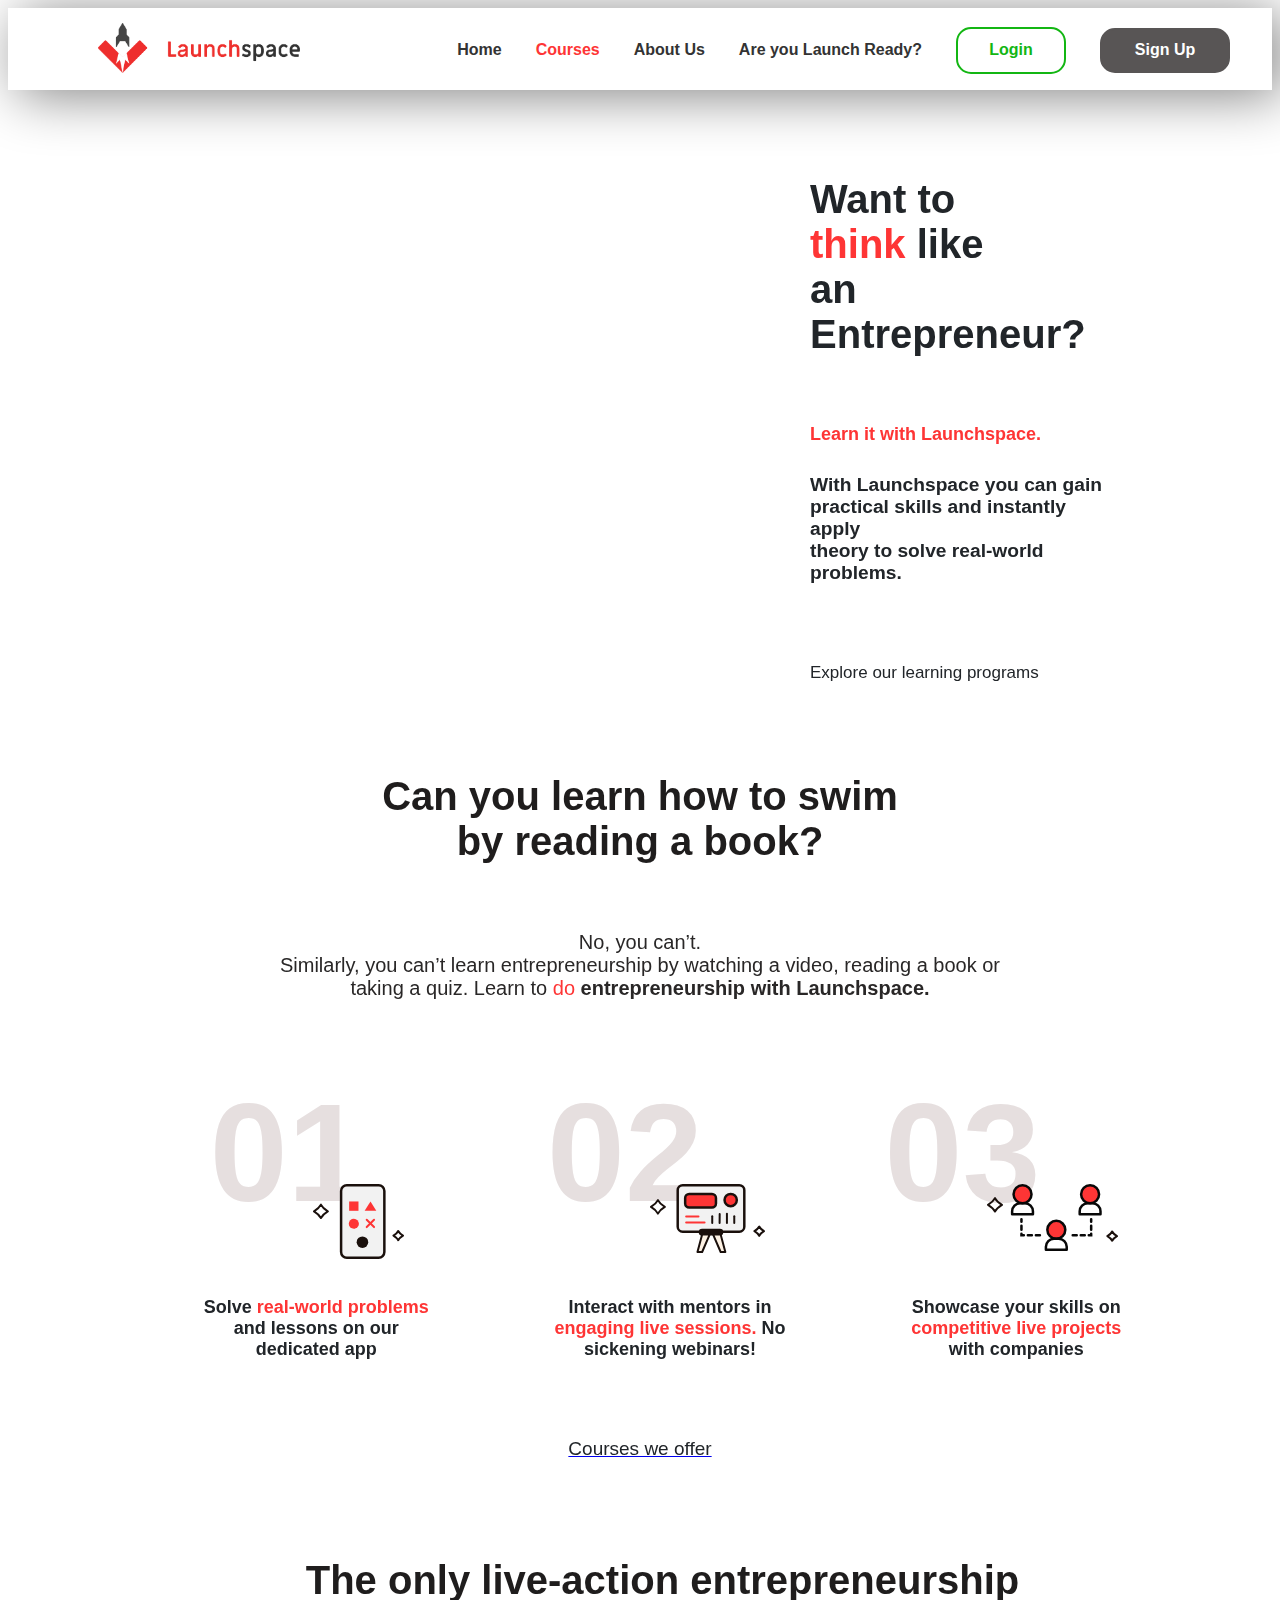
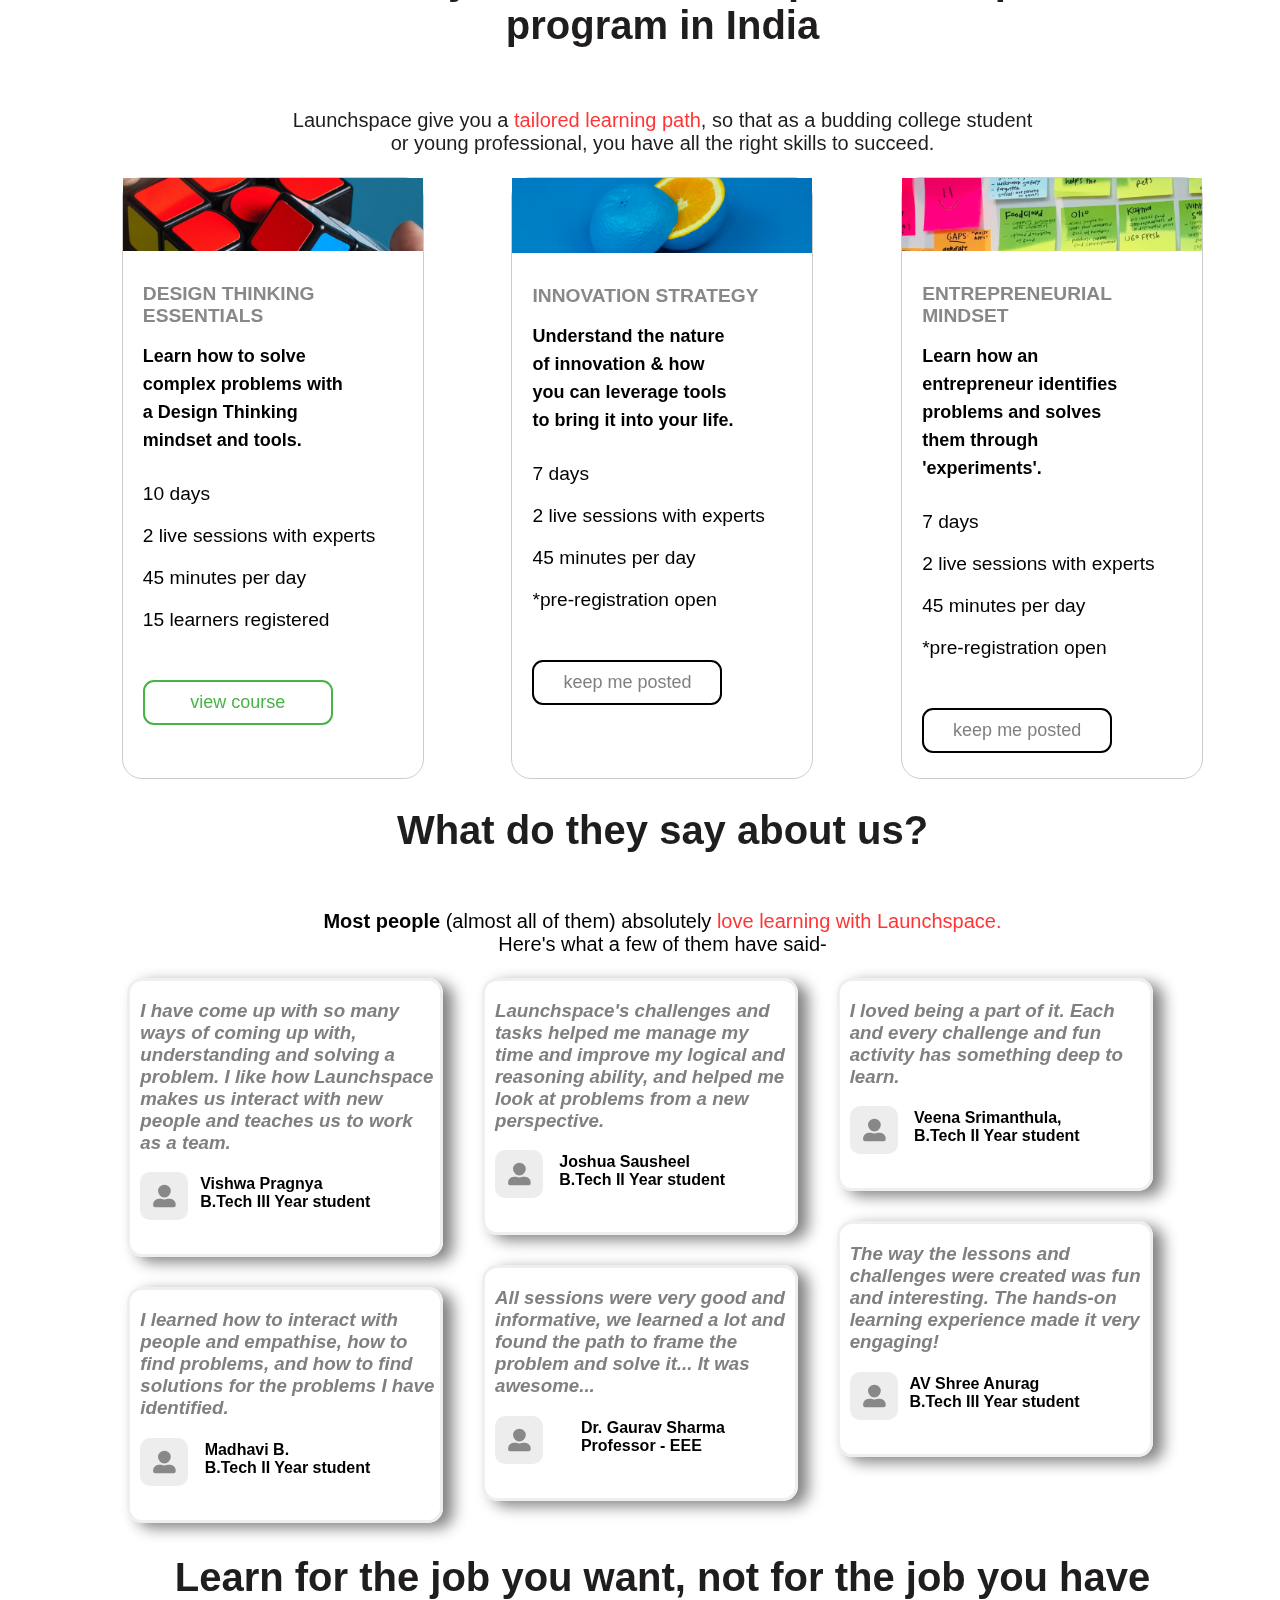
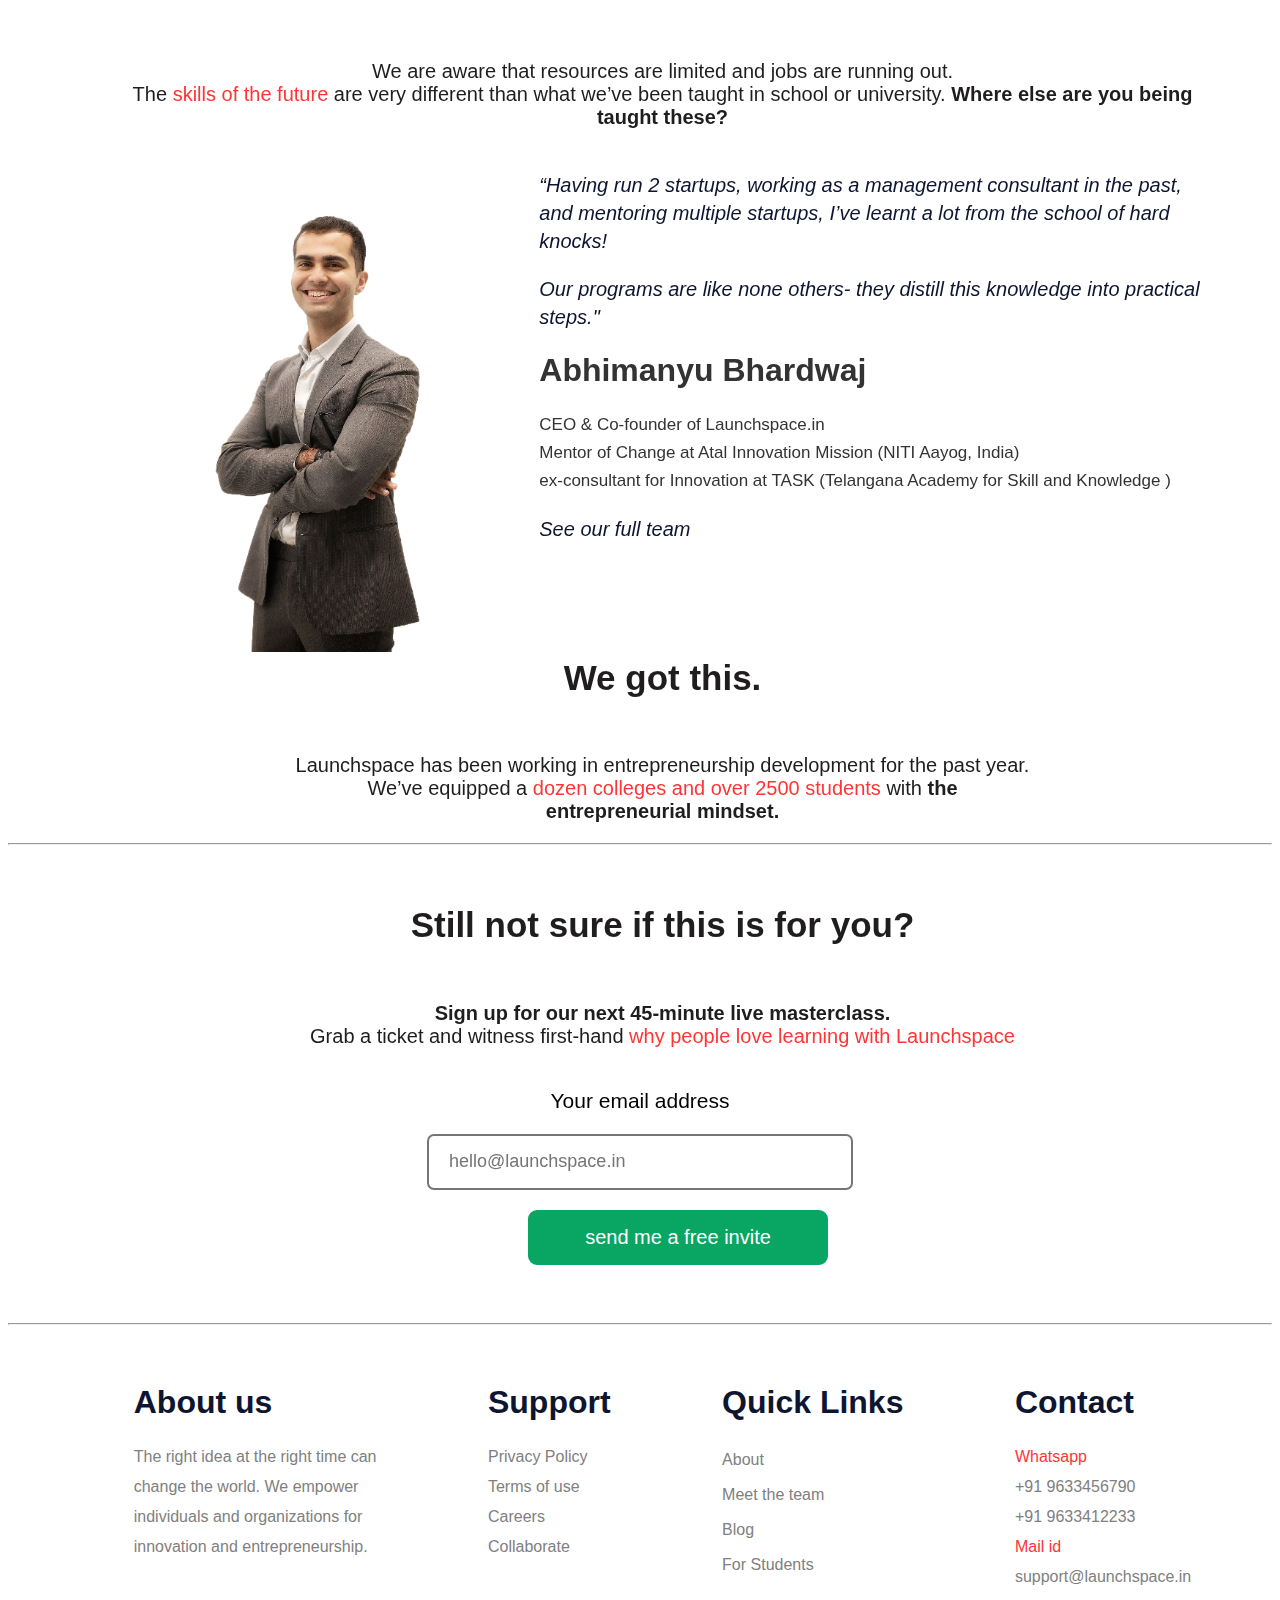
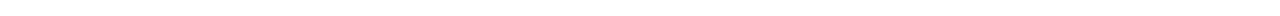
<file: launch.html>
<!DOCTYPE html>
<html lang="en">
<head>
    <meta charset="UTF-8">
    <meta name="viewport" content="width=device-width, initial-scale=1.0">
    <title>Courses | Launch Space</title>
    <link rel="icon" href="static/images/download.png">
    <link rel="stylesheet" href="static/styles/styles.css">
</head>
<body>
    <!-- Nav -->
    <section class="navbar">
        <nav>
            <a href="#"><img src="static/images/logo.png" height="50px" width="auto" alt="logo"></a>
            <ul>
                <li><a href="#" class="active">Home</a></li>
                <li><a href="#" class="red">Courses</a></li>
                <li><a href="#">About Us</a></li>
                <li><a href="#">Are you Launch Ready?</a></li>
                <li><a href="#"><button class="btn-1">Login</button></a></li>
                <li><a href="#"><button class="btn-2">Sign Up</button></a></li>
            </ul>
        </nav>
    </section>
    <!-- video -->
    <section class="hero">
        <div>
        <iframe width="510" height="550" src="https://www.youtube.com/embed/i3zvHt30rX8" frameborder="0" allow="accelerometer; autoplay; encrypted-media; gyroscope; picture-in-picture" allowfullscreen></iframe>
        </div>
        <div class="htext">
        <h1>Want to <br> <span class="red">think</span> like <br>an <br>Entrepreneur?</h1>
        <p class="red" id="learn">Learn it with Launchspace.</p>
        <p class="p-text">With Launchspace you can gain <br>
        practical skills and instantly <br> apply <br>
        theory to solve real-world <br> problems.</p>
        <p><a href="#">Explore our learning programs</a></p>
        </div>
    </section>  
    <!-- book -->
    <section class="book">
        <h1>Can you learn how to swim <br> by reading a book?</h1>
        <p>No, you can’t. <br>
            Similarly, you can’t learn entrepreneurship by watching a video, reading a book or <br>
            taking a quiz. Learn to <span class="red">do</span> <span class="bold">entrepreneurship with Launchspace.</span></p>
    </section>
    <!-- cards -->
    <section class="card">
        <div>
        <h1>01</h1>
        <img src="static/images/app_ic.svg" alt="">
        </div>
        <div>
        <h1>02</h1>
        <img src="static/images/workshops_ic.svg" alt="">
        </div>
        <div>
        <h1>03</h1>
        <img src="static/images/Nebulabs_ic.svg" alt="">
        </div>
    </section>
    <section class="para">
        <p>Solve <span class="red"> real-world problems </span> <br> and lessons on our <br> dedicated app</p>
        <p>Interact with mentors in <br> <span class="red"> engaging live sessions.</span> No <br> sickening webinars!</p>
        <p>Showcase your skills on <br> <span class="red">competitive live projects</span> <br> with companies</p>
    </section>
    <a href="#"><p>Courses we offer</p></a>
    <!-- program -->
    <section class="prog">
        <h1>The only live-action entrepreneurship <br>
            program in India</h1>
            <p>Launchspace give you a <span class="red">tailored learning path</span>, so that as a budding college student <br>
                or young professional, you have all the right skills to succeed.</p>
    </section>
    <!-- imgbox -->
    <section class="cardbox">
        <div class="box">
            <img src="static/images/design-thinking-essentials.png" alt="">
            <div class="desc"><h1>DESIGN THINKING <br> ESSENTIALS</h1>
                <h2>Learn how to solve <br> complex problems with <br> a Design Thinking <br> mindset and tools. </h2>
            <p> 10 days <br>
                2 live sessions with experts <br>
                45 minutes per day <br>
                15 learners registered
            </p>
            <button class="butn1">view course</button>
        </div>
        </div>
        <div class="box">
            <img src="static/images/innovation-strategy.png" alt="">
            <div class="desc"><h1>INNOVATION STRATEGY</h1>
                <h2>Understand the nature <br> of innovation & how <br> you can leverage tools <br> to bring it into your life.</h2>
            <p>7 days <br>
                2 live sessions with experts <br>
                45 minutes per day <br>
                *pre-registration open      
                 </p>
                 <button class="butn2">keep me posted</button>
        </div>
        </div>
        <div class="box">
            <img src="static/images/entrepreneurial-mindset.png" alt="">
            <div class="desc"><h1>ENTREPRENEURIAL <br> MINDSET</h1>
                <h2>Learn how an <br> entrepreneur identifies <br> problems and solves <br> them through <br> 'experiments'.</h2>
            <p> 7 days <br>
                2 live sessions with experts <br>
                45 minutes per day <br>
                *pre-registration open</p>
                <button class="butn2">keep me posted</button>
        </div>
        </div>
    </section>
    <!-- Say -->
    <section class="say">
        <h1>What do they say about us?</h1>
        <p><span class="bold">Most people</span> (almost all of them) absolutely <span class="red"> love learning with Launchspace.</span> <br> 
            Here's what a few of them have said-</p>
    </section>
    <!-- comments -->
    <section class="comm">
        <div>
        <div class="box2">
            <div>
                <h3>I have come up with so many <br> ways of coming up with, <br> understanding and solving a <br>
                    problem. I like how Launchspace <br> makes us interact with new <br>
                    people and teaches us to work <br> as a team.</h3>
                    <img src="static/images/person.svg" alt=""><p>Vishwa Pragnya <br>B.Tech III Year student</p>
            </div>
        </div>
        <div class="box2">
            <div>
                <h3>I learned how to interact with <br> people and empathise, how to <br>
                    find problems, and how to find <br> solutions for the problems I have <br> identified.</h3>
                    <img src="static/images/person.svg" alt=""><p>Madhavi B. <br>
                        B.Tech II Year student</p>
            </div>
        </div>
        </div>
        <div>
        <div class="box2">
            <div>
                <h3>Launchspace's challenges and <br> tasks helped me manage my <br> time and improve my logical and <br>
                    reasoning ability, and helped me <br> look at problems from a new <br> perspective.</h3>
                    <img src="static/images/person.svg" alt=""><p>Joshua Sausheel <br>  
                        B.Tech II Year student</p>
            </div>
        </div>
        <div class="box2">
            <div>
                <h3>All sessions were very good and <br> informative, we learned a lot and <br>
                    found the path to frame the <br> problem and solve it... It was <br> awesome...</h3>
                    <img src="static/images/person.svg" alt=""><p>Dr. Gaurav Sharma <br>
                        Professor - EEE</p>
            </div>
        </div>
        </div>
        <div>
        <div class="box2">
            <div>
                <h3>I loved being a part of it. Each <br> and every challenge and fun <br>
                     activity has something deep to <br> learn.</h3>
                    <img src="static/images/person.svg" alt=""><p>Veena Srimanthula, <br>
                        B.Tech II Year student</p>
            </div>
        </div>
        <div class="box2">
            <div>
                <h3>The way the lessons and <br> challenges were created was fun <br>
                     and interesting. The hands-on <br> learning experience made it very <br> engaging!
                </h3>
                    <img src="static/images/person.svg" alt=""><p>AV Shree Anurag <br>  
                        B.Tech III Year student</p>
            </div>
        </div>
        </div>
    </section>
    <!-- job -->
    <section class="job">
        <h1>Learn for the job you want, not for the job you have</h1>
        <p>We are aware that resources are limited and jobs are running out. <br>
            The <span class="red"> skills of the future</span> are very different than what we’ve been taught in school or university. <span class="bold">Where else are you being <br>
            taught these?</span></p>
    </section>
    <!-- AB -->
    <section class="ab">
        <div>
            <img src="static/images/AbhimanyuBhardwaj-left.png" alt="">
        </div>
        <div>
            <p>“Having run 2 startups, working as a management consultant in the past, <br>
                and mentoring multiple startups, I’ve learnt a lot from the school of hard <br>
                knocks!</p>
            <p>Our programs are like none others- they distill this knowledge into practical <br> steps."</p>
            <h1>Abhimanyu Bhardwaj</h1>
            <p id="ceo">CEO & Co-founder of Launchspace.in <br>
                Mentor of Change at Atal Innovation Mission (NITI Aayog, India) <br>
                ex-consultant for Innovation at TASK (Telangana Academy for Skill and Knowledge )</p>
            <p>See our full team</p>
        </div>
    </section>
    <!-- got -->
    <section class="got">
        <h1>We got this.</h1>
        <p>Launchspace has been working in entrepreneurship development for the past year. <br>
            We’ve equipped a <span class="red">dozen colleges and over 2500 students</span> with <span class="bold">the <br>
            entrepreneurial mindset.</span></p>
    </section> <hr> 
    <!-- sure -->
    <section class="sure">
        <h1>Still not sure if this is for you?</h1>
        <p><span class="bold">Sign up for our next 45-minute live masterclass.</span> <br>
            Grab a ticket and witness first-hand <span class="red">why people love learning with Launchspace</span></p>
    </section>
    <!-- mail -->
    <div class="mail">
        <p>Your email address</p>
        <input type="email" placeholder="hello@launchspace.in">
    </div>
    <button id="free">send me a free invite</button>
    <hr>
    <!-- About us -->
    <section class="end">
        <div>
            <h1>About us</h1>
            <p>The right idea at the right time can <br>
            change the world. We empower <br> individuals and organizations for <br>
             innovation and entrepreneurship.</p>
        </div>
        <div>
            <h1>Support</h1>
            <p>Privacy Policy <br>
                Terms of use <br>
                Careers <br>
                Collaborate</p>
        </div>
        <div>
            <h1>Quick Links</h1>
            <a href="#">About</a> <br>
            <a href="#">Meet the team</a> <br>
            <a href="#">Blog</a> <br>
            <a href="#">For Students</a>
        </div>
        <div>
            <h1>Contact</h1>
            <p><span class="red">Whatsapp</span> <br>
                +91 9633456790 <br>
                +91 9633412233 <br> 
               <span class="red"> Mail id</span> <br>
                support@launchspace.in</p>
        </div>
    </section>
</body>
</html>
</file>
<file: static/styles/styles.css>
section{
    margin: 0px 0px 0px 0px;
    padding-top: 2px;
    padding-left: 70px;
    padding-right: 25px;
}
.navbar{
    box-shadow: 10px 5px 55px gray;
}
nav{
    display: flex;
    flex-direction: row;
    justify-content: space-between;
    align-items: center;
    height: 80px;
    padding-left: 20px;
}
ul{
    list-style: none;
}
nav ul{
    display: flex;
    justify-content: space-between;
    align-items: center;
}
nav ul li a{
    margin: 17px;
    text-decoration: none;
    color: #333333;
    font-size: medium;
    font-weight: 700;
    font-family: sans-serif;
}
.btn-1{
    color: rgb(19, 182, 19);
    border-radius: 15px;
    width: 110px;
    height: 47px;
    font-size: medium;
    font-weight: 600;
    border-color:  rgb(19, 182, 19);
    background-color: white;
    border-style: solid;
    cursor: pointer;
    font-family: sans-serif;
}
.btn-1:hover{
    color: white;
    background-color:  rgb(19, 182, 21);
}
.btn-2{
    width: 130px;
    height: 45px;
    font-size: medium;
    font-weight: 600;
    color: white;
    background-color: rgb(88, 85, 85);
    cursor: pointer;
    border-radius: 15px;
    border-style: solid;
    border-color:  rgb(88, 85, 85);
}
.btn-2:hover{
    background-color: gray;
    border-color: gray;
}
iframe{
    padding-left: 70px;
}
.hero{
    padding-top: 60px;
    display: flex;
    flex-direction: row;
    justify-content: space-between;
    font-family: sans-serif;
    padding-right: 170px;
    margin-bottom: 50px;
    padding-bottom: 20px;
}
.htext h1{
    font-size: 40px;
    padding-bottom: 40px;
    color: #212529;
}
.red{
    color: #fe3535;
}
#learn{
    font-size: large;
    font-weight: bold;
    padding-bottom: 10px;
}
.p-text{
    font-size: larger;
    font-weight: bold;
    color: #212529;
    padding-bottom: 60px;
}
p a{
    text-decoration: none;
    color:#212529;
    font-family: sans-serif;
    font-size: 17px;
}
.book h1{
    font-size: 40px;
    padding-bottom: 40px;
    font-family: sans-serif;
    color: rgb(31, 29, 29);
}
.book{
    text-align: center;
    margin: 0px 0px;
    padding: 0px 0px;
    color: rgb(31, 29, 29);
}
.book p{
    font-size: 20px;
    font-family: sans-serif;
    font-weight: 500;
    color: rgb(41, 39, 39);
}
.bold{
    font-weight: 600;
}
.card{
    font-size: 70px;
    margin: 0px 0px;
    font-family: sans-serif;
    font-weight: 1100;
    display: flex;
    flex-direction: row;
    justify-content: space-evenly;
    color: rgb(230, 223, 223);
    align-content: center;
    padding-right: 50px;
}
.card div h1{
    margin: 10px 0px 0px 0px;
    padding: 40px 50px 0px 0px;
}
.card div img{
    display: flex;
    flex-direction: row;
    position: relative;
    left: 50%;
    bottom: 50px;
}
.para{
    font-size: 18px;
    display: flex;
    justify-content: space-evenly;
    text-align: center;
    flex-direction: row;
    position: relative;
    bottom: 30px;
    font-family: sans-serif;
    font-weight: bold;
    padding-top: 0px;
    margin-top: 0px;
    margin-bottom: 30px;
    color: #212529;
}
a p{
    text-align: center;
    text-decoration: none;
    color:#212529;
    font-family: sans-serif;
    font-size: 19px;
    font-weight: 500;
}
.prog h1{
    padding-top: 50px;
    text-align: center;
    color: rgb(31, 29, 29);
    font-size: 40px;
    font-family: sans-serif;
    padding-bottom: 35px;
}
.prog p{
    text-align: center;
    font-size: 20px;
    color: rgb(31, 29, 29);
    font-family: sans-serif;
    font-weight: 500;
}
.cardbox{
    display: flex;
    flex-direction: row;
    justify-content: space-around;
}
.box{
    margin: auto;
    border: 1px solid #ccc;
    float: left;
    width: 300px;
    height: 600px;
    border-radius: 20px;
    align-content: center!;
}
.box img{
    width: 100%;
    height: auto;
}
.desc{
    padding-left: 20px;
    font-family: sans-serif; 
}
.desc h1{
    text-align: left;
    padding-top: 15px;
    font-size: larger;
    color: #888888;
}
.desc h2{
    text-align: left;
    font-size: large;
    line-height: 28px;
}
.desc p{
    font-size: larger;
    line-height: 42px;
    padding-bottom: 20px;
}
.butn1{
    background-color: white;
    border-color: rgb(72, 180, 72) ;
    color: rgb(72, 180, 72);
    border-style: solid;
    height: 45px;
    width: 190px;
    border-radius: 11px;
    font-size: large;
    cursor: pointer;
}
.butn1:hover{
    color: white;
    background-color: rgb(72, 180, 72) ;
}
.butn2{
    color: grey;
    background-color: white;
    height: 45px;
    width: 190px;
    border-radius: 11px;
    font-size: large;
    cursor: pointer;
    border-style: solid;    
}
.butn2:hover{
    background-color: gray;
    color: white    ;
}
.say h1{
    font-size: 40px;
    font-family: sans-serif;
    color: rgb(31, 29, 29);
    text-align: center;
}
.say p{
    padding-top: 30px;
    text-align: center;
    font-size: 20px;
    font-family: sans-serif;
}
.box2{
    width: 300px;
    border: 3px solid rgb(241, 238, 238);
    padding-left: 10px;
    padding-bottom: 30px;
    border-radius: 15px;
    margin-bottom: 30px;
    box-shadow: 10px 5px 15px gray;
}
.comm{
    display: flex;
    flex-direction: row;
    justify-content: space-around;
    padding-left: 100px;
    padding-right: 100px;
    font-family: sans-serif;
}
.comm h3{
    color: gray;
    font-style: italic;
}
.comm p{
    font-weight: 600;
    float: right;
    padding-right: 70px;
    position: relative;
    bottom: 13px;
}
.job h1{
    font-size: 40px;
    font-family: sans-serif;
    color: rgb(31, 29, 29);
    text-align: center;
    margin-top: 0px;
}
.job p{
    padding-top: 33px;
    text-align: center;
    font-size: 20px;
    font-weight: 500;
    font-family: sans-serif;
    color: rgb(31, 29, 29);
}
.ab{
    display: flex;
    flex-direction: row;
    justify-content: space-around;
    font-family: sans-serif;
    padding-right: 50px;
}
.ab img{
   width: 334px;
   height: 501px;
   padding-left: 60px;
}
.ab p{
    font-size: 20px;
    font-style: italic;
    color: #0e1531;
    font-weight: 500;
    line-height: 28px;
}
.ab h1{
    color: #333333;    
}
#ceo{
    color: #333333;
    font-size: 17px;
    font-style: normal;
    font-weight: 500;
}
.got h1{
    font-size: 35px;
    font-family: sans-serif;
    color: rgb(31, 29, 29);
    text-align: center;
    margin-top: 0px;
}
.got p{
    padding-top: 33px;
    text-align: center;
    font-size: 20px;
    font-weight: 500;
    font-family: sans-serif;
    color: rgb(31, 29, 29);
}
.sure h1{
    font-size: 35px;
    font-family: sans-serif;
    color: rgb(31, 29, 29);
    text-align: center;
    margin-top: 20px;
    padding-top: 30px;
}
.sure p{
    padding-top: 33px;
    text-align: center;
    font-size: 20px;
    font-weight: 500;
    font-family: sans-serif;
    color: rgb(31, 29, 29);
}
.mail{
    font-family: sans-serif;
    font-size: 21px;
    text-align: center;
    align-content: center;
}
.mail input{
    height: 50px;
    width: 400px;
    font-size: large;
    align-content: center;
    padding-left: 20px;
    margin-bottom: 20px;
    border-radius: 7px;
    border-style: solid;
}
#free{
    background-color: #08a563;
    border-style: solid;
    border-color:#08a563 ;
    height: 55px;
    width: 300px;
    font-size: 20px;
    color: white;
    border-radius: 9px;
    cursor: pointer;
    margin-left: 520px;
    margin-top: 0px;
    margin-bottom: 50px;
}
.end{
    display: flex;
    padding-top: 30px;
    flex-direction: row;
    justify-content: space-around;
    font-family: sans-serif;
}
.end p{
    color: gray;
    line-height: 30px;
}
.end div h1{
    color: #0e1531;
}
.end div a{
    text-decoration: none;
    color: gray;
    line-height: 35px;
}
</file>
